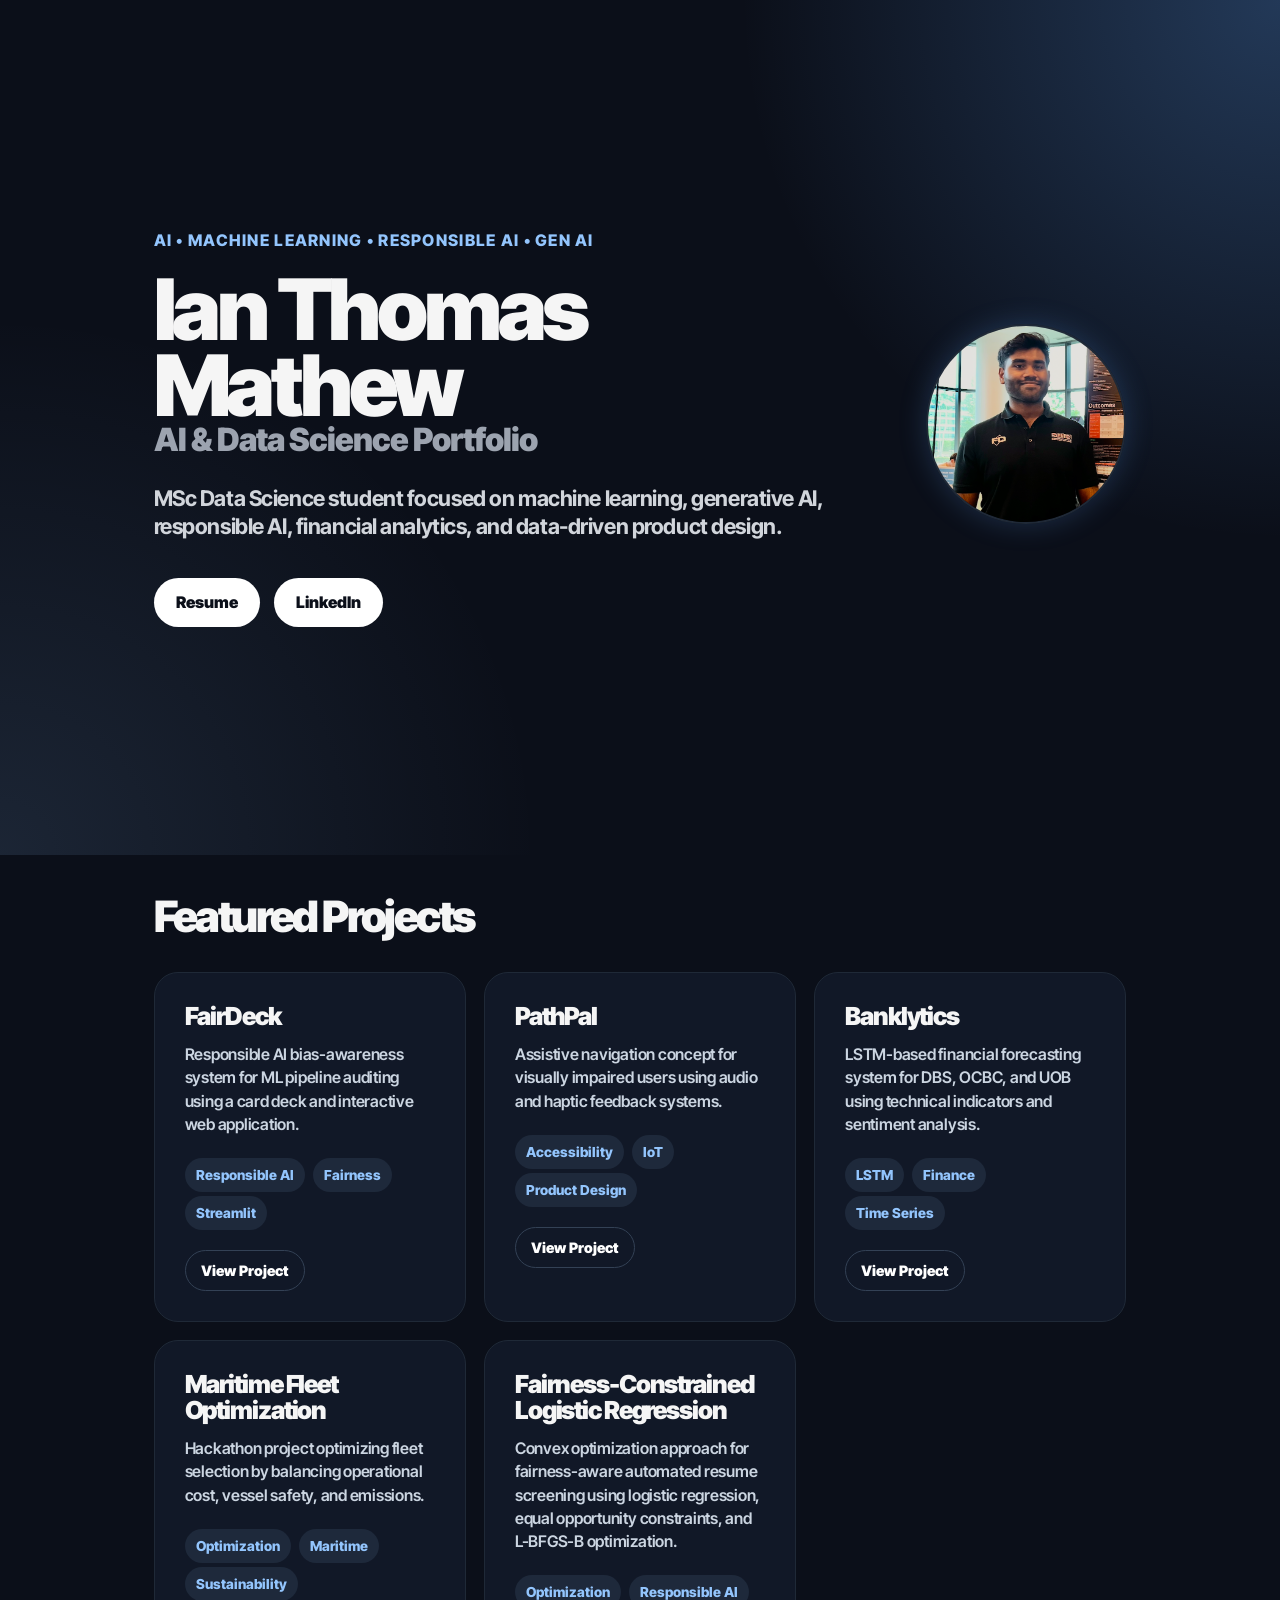
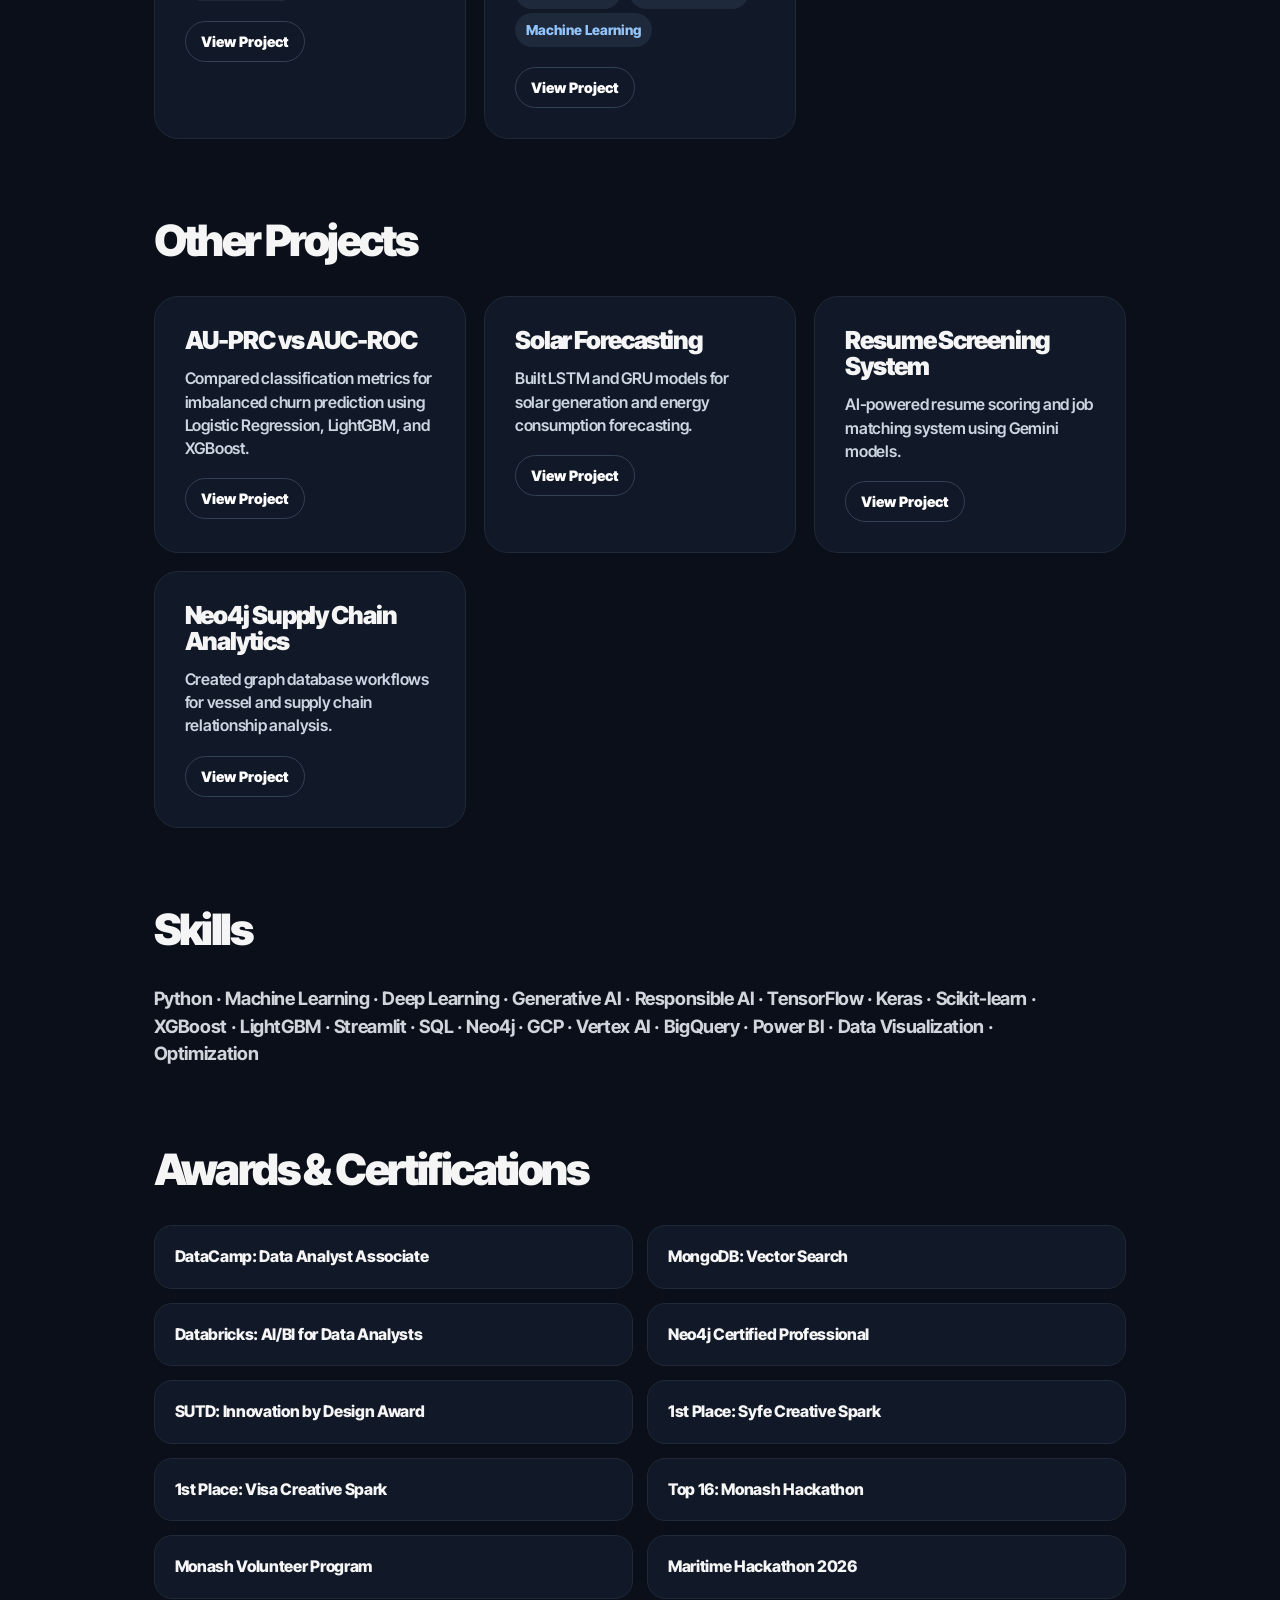
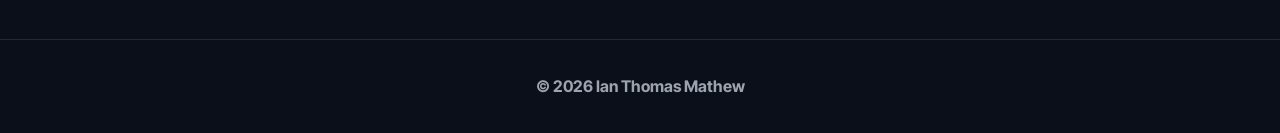
<file: index.html>
<!DOCTYPE html>
<html lang="en">

<head>
  <meta charset="UTF-8" />
  <meta name="viewport" content="width=device-width, initial-scale=1.0" />

  <title>Ian Thomas Mathew | AI & Data Science Portfolio</title>

  <link rel="preconnect" href="https://fonts.googleapis.com">
  <link rel="preconnect" href="https://fonts.gstatic.com" crossorigin>

  <link href="https://fonts.googleapis.com/css2?family=Inter+Tight:wght@500;600;700;800;900&display=swap"
    rel="stylesheet">

  <link rel="stylesheet" href="style.css" />
</head>

<body>

  <header class="hero">

  <div class="hero-container">

    <div class="hero-left">

      <p class="eyebrow">

        AI • Machine Learning • Responsible AI • Gen AI

      </p>

      <h1>Ian Thomas Mathew</h1>

      <h2>AI & Data Science Portfolio</h2>

      <p class="hero-text">

        MSc Data Science student focused on machine learning,

        generative AI, responsible AI, financial analytics,

        and data-driven product design.

      </p>

      <div class="buttons">

        <a href="assets/Resume.pdf" target="_blank">Resume</a>

        <a href="https://www.linkedin.com/in/ianthomasmathew/" target="_blank">LinkedIn</a>

      </div>

    </div>

    <div class="hero-right">

      <img

        src="assets/image.png"

        alt="Ian Thomas Mathew"

        class="profile-image"

      />

    </div>

  </div>

</header>

  <section>
    <h2>Featured Projects</h2>

    <div class="grid">

      <div class="card">
        <h3>FairDeck</h3>
        <p>
          Responsible AI bias-awareness system for ML pipeline auditing
          using a card deck and interactive web application.
        </p>

        <div class="tags">
          <span>Responsible AI</span>
          <span>Fairness</span>
          <span>Streamlit</span>
        </div>

        <div class="project-links">
          <a href="projects/fairdeck.html">View Project</a>
        </div>
      </div>

      <div class="card">
        <h3>PathPal</h3>
        <p>
          Assistive navigation concept for visually impaired users
          using audio and haptic feedback systems.
        </p>

        <div class="tags">
          <span>Accessibility</span>
          <span>IoT</span>
          <span>Product Design</span>
        </div>

        <div class="project-links">
          <a href="projects/pathpal.html">View Project</a>
        </div>
      </div>

      <div class="card">
        <h3>Banklytics</h3>
        <p>
          LSTM-based financial forecasting system for DBS,
          OCBC, and UOB using technical indicators and sentiment analysis.
        </p>

        <div class="tags">
          <span>LSTM</span>
          <span>Finance</span>
          <span>Time Series</span>
        </div>

        <div class="project-links">
          <a href="projects/banklytics.html">View Project</a>
        </div>
      </div>

      <div class="card">
        <h3>Maritime Fleet Optimization</h3>
        <p>
          Hackathon project optimizing fleet selection by balancing
          operational cost, vessel safety, and emissions.
        </p>

        <div class="tags">
          <span>Optimization</span>
          <span>Maritime</span>
          <span>Sustainability</span>
        </div>

        <div class="project-links">
          <a href="projects/maritime.html">View Project</a>
        </div>

        
      </div>

      <!-- FAIRNESS CONSTRAINED LOGISTIC REGRESSION -->

      <div class="card">

        <h3>Fairness-Constrained Logistic Regression</h3>

        <p>
          Convex optimization approach for fairness-aware automated
          resume screening using logistic regression, equal opportunity
          constraints, and L-BFGS-B optimization.
        </p>

        <div class="tags">
          <span>Optimization</span>
          <span>Responsible AI</span>
          <span>Machine Learning</span>
        </div>

        <div class="project-links">
          <a href="projects/fairness-logistic.html">
            View Project
          </a>
        </div>

      </div>
    </div>

    
  </section>

  <section>
    <h2>Other Projects</h2>

    <div class="grid">

      <div class="card">
        <h3>AU-PRC vs AUC-ROC</h3>
        <p>
          Compared classification metrics for imbalanced churn prediction
          using Logistic Regression, LightGBM, and XGBoost.
        </p>

        <div class="project-links">
          <a href="projects/auprc-aucroc.html">View Project</a>
        </div>
      </div>

      <div class="card">
        <h3>Solar Forecasting</h3>
        <p>
          Built LSTM and GRU models for solar generation and
          energy consumption forecasting.
        </p>

        <div class="project-links">
          <a href="projects/solar.html">View Project</a>
        </div>
      </div>

      <div class="card">
        <h3>Resume Screening System</h3>
        <p>
          AI-powered resume scoring and job matching system
          using Gemini models.
        </p>

        <div class="project-links">
          <a href="projects/resume-screening.html">View Project</a>
        </div>
      </div>

      <div class="card">
        <h3>Neo4j Supply Chain Analytics</h3>
        <p>
          Created graph database workflows for vessel and
          supply chain relationship analysis.
        </p>

        <div class="project-links">
          <a href="projects/neo4j.html">View Project</a>
        </div>
      </div>

    </div>
  </section>

  <section>
    <h2>Skills</h2>

    <p class="skills">
      Python · Machine Learning · Deep Learning ·
      Generative AI · Responsible AI · TensorFlow ·
      Keras · Scikit-learn · XGBoost · LightGBM ·
      Streamlit · SQL · Neo4j · GCP · Vertex AI ·
      BigQuery · Power BI · Data Visualization · Optimization
    </p>
  </section>

<section>

  <h2>Awards & Certifications</h2>

  <div class="awards-grid">

    <a href="assets/DAA0010336393252.pdf" target="_blank">DataCamp: Data Analyst Associate</a>

    <a href="assets/SkillsCert20260511-32-dl9fuc.pdf" target="_blank">MongoDB: Vector Search</a>

    <a href="assets/AI:BI for Data Analysts.pdf" target="_blank">Databricks: AI/BI for Data Analysts</a>

    <a href="assets/Neo4j_certificate.png" target="_blank">Neo4j Certified Professional</a>

    <a href="assets/SUTD_IBD_Award.jpeg" target="_blank">SUTD: Innovation by Design Award</a>

    <a href="assets/Switch_award.jpeg" target="_blank">1st Place: Syfe Creative Spark</a>

    <a href="assets/Switch_award.jpeg" target="_blank">1st Place: Visa Creative Spark</a>

    <a href="assets/Certificate Achievement - Monash Hackathon 2021 Junior Category Top 16.pptx_12-12.pdf" target="_blank">Top 16: Monash Hackathon</a>

    <a href="assets/MUVP_certificate.pdf" target="_blank">Monash Volunteer Program</a>

    <a href="assets/maritime-certificate.pdf" target="_blank">Maritime Hackathon 2026</a>

  </div>

</section>

  <footer>
    <p>© 2026 Ian Thomas Mathew</p>
  </footer>

</body>
</html>
</file>
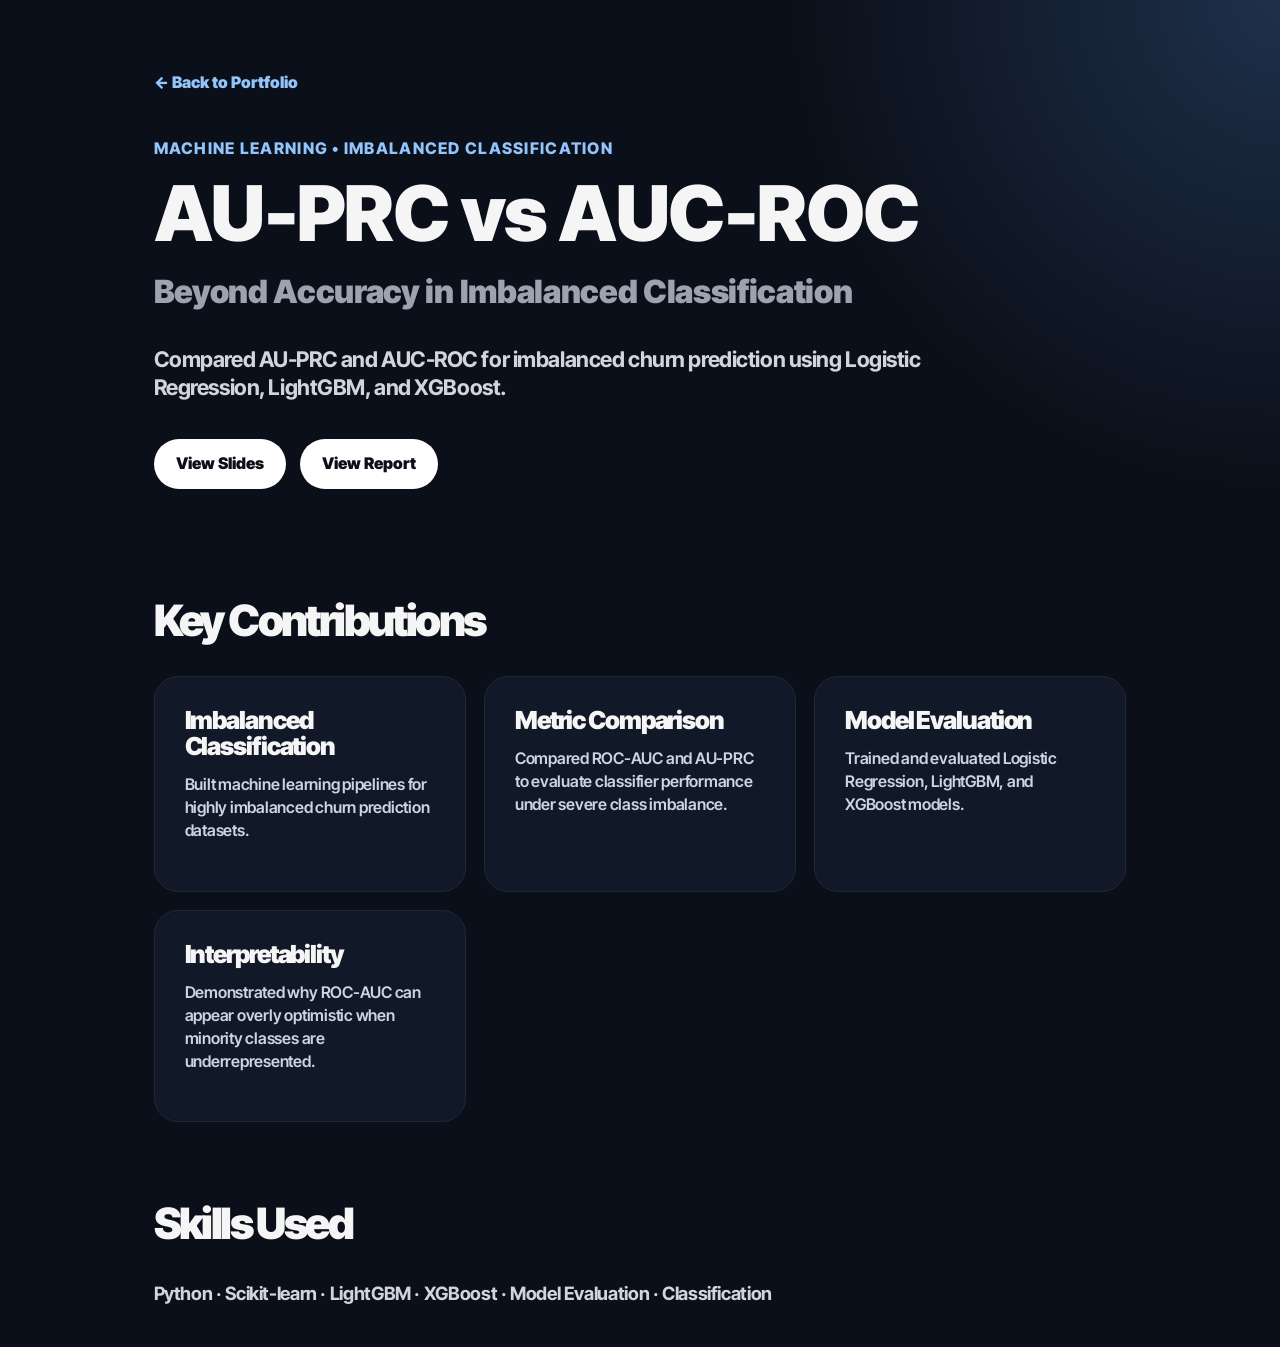
<file: projects/auprc-aucroc.html>
<!DOCTYPE html>
<html lang="en">
<head>
  <meta charset="UTF-8" />
  <meta name="viewport" content="width=device-width, initial-scale=1.0" />
  <title>AU-PRC vs AUC-ROC | Ian Thomas Mathew</title>
  <link rel="preconnect" href="https://fonts.googleapis.com">
  <link rel="preconnect" href="https://fonts.gstatic.com" crossorigin>
  <link href="https://fonts.googleapis.com/css2?family=Inter+Tight:wght@500;600;700;800;900&display=swap" rel="stylesheet">
  <link rel="stylesheet" href="../style.css" />
</head>
<body>
  <header class="project-hero">
    <a class="back-link" href="../index.html">← Back to Portfolio</a>
    <p class="eyebrow">Machine Learning • Imbalanced Classification</p>
    <h1>AU-PRC vs AUC-ROC</h1>
    <h2>Beyond Accuracy in Imbalanced Classification</h2>

    <p class="hero-text">
      Compared AU-PRC and AUC-ROC for imbalanced churn prediction using Logistic Regression, LightGBM, and XGBoost.
    </p>

    <div class="buttons">
      <a href="../assets/MLA_slides.pdf" target="_blank">View Slides</a>
      <a href="../assets/MLA_report.pdf" target="_blank">View Report</a>
    </div>
  </header>

<section>

  <h2>Key Contributions</h2>

  <div class="grid">

    <div class="card">
      <h3>Imbalanced Classification</h3>

      <p>
        Built machine learning pipelines for highly imbalanced churn
        prediction datasets.
      </p>
    </div>

    <div class="card">
      <h3>Metric Comparison</h3>

      <p>
        Compared ROC-AUC and AU-PRC to evaluate classifier performance
        under severe class imbalance.
      </p>
    </div>

    <div class="card">
      <h3>Model Evaluation</h3>

      <p>
        Trained and evaluated Logistic Regression, LightGBM,
        and XGBoost models.
      </p>
    </div>

    <div class="card">
      <h3>Interpretability</h3>

      <p>
        Demonstrated why ROC-AUC can appear overly optimistic
        when minority classes are underrepresented.
      </p>
    </div>

  </div>

</section>

  <section>
    <h2>Skills Used</h2>
    <p class="skills">Python · Scikit-learn · LightGBM · XGBoost · Model Evaluation · Classification</p>
  </section>
</body>
</html>
</file>
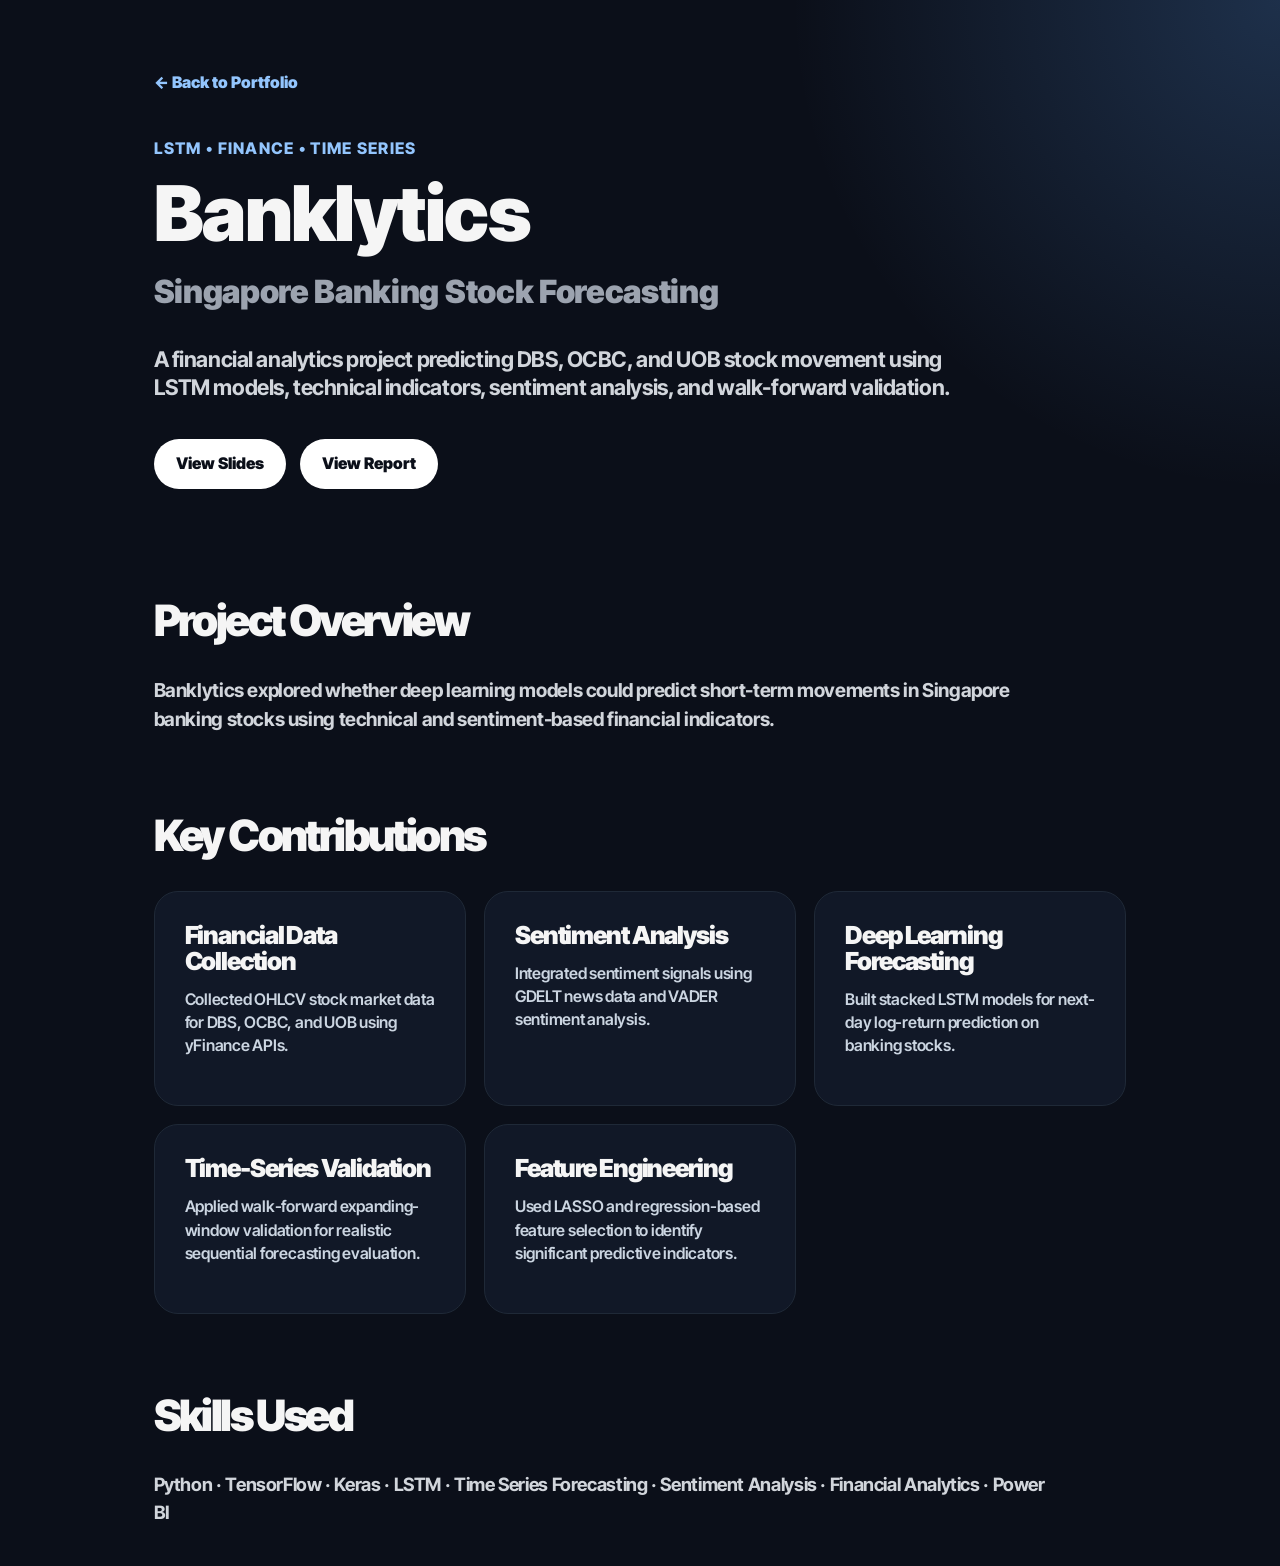
<file: projects/banklytics.html>
<!DOCTYPE html>
<html lang="en">
<head>
  <meta charset="UTF-8" />
  <meta name="viewport" content="width=device-width, initial-scale=1.0" />
  <title>Banklytics | Ian Thomas Mathew</title>
  <link rel="preconnect" href="https://fonts.googleapis.com">
  <link rel="preconnect" href="https://fonts.gstatic.com" crossorigin>
  <link href="https://fonts.googleapis.com/css2?family=Inter+Tight:wght@500;600;700;800;900&display=swap" rel="stylesheet">
  <link rel="stylesheet" href="../style.css" />
</head>

<body>
  <header class="project-hero">
    <a class="back-link" href="../index.html">← Back to Portfolio</a>

    <p class="eyebrow">LSTM • Finance • Time Series</p>
    <h1>Banklytics</h1>
    <h2>Singapore Banking Stock Forecasting</h2>

    <p class="hero-text">
      A financial analytics project predicting DBS, OCBC, and UOB stock movement
      using LSTM models, technical indicators, sentiment analysis, and walk-forward
      validation.
    </p>

    <div class="buttons">
      <a href="../assets/banklytics-slides.pdf" target="_blank">View Slides</a>
      <a href="../assets/banklytics-report.pdf" target="_blank">View Report</a>
    </div>
  </header>

  <section>
    <h2>Project Overview</h2>
    <p class="page-text">
      Banklytics explored whether deep learning models could predict short-term
      movements in Singapore banking stocks using technical and sentiment-based
      financial indicators.
    </p>
  </section>

  <section>

    <h2>Key Contributions</h2>

    <div class="grid">

      <div class="card">
        <h3>Financial Data Collection</h3>

        <p>
          Collected OHLCV stock market data for DBS, OCBC,
          and UOB using yFinance APIs.
        </p>
      </div>

      <div class="card">
        <h3>Sentiment Analysis</h3>

        <p>
          Integrated sentiment signals using GDELT news data
          and VADER sentiment analysis.
        </p>
      </div>

      <div class="card">
        <h3>Deep Learning Forecasting</h3>

        <p>
          Built stacked LSTM models for next-day log-return
          prediction on banking stocks.
        </p>
      </div>

      <div class="card">
        <h3>Time-Series Validation</h3>

        <p>
          Applied walk-forward expanding-window validation
          for realistic sequential forecasting evaluation.
        </p>
      </div>

      <div class="card">
        <h3>Feature Engineering</h3>

        <p>
          Used LASSO and regression-based feature selection
          to identify significant predictive indicators.
        </p>
      </div>

    </div>

  </section>

  <section>
    <h2>Skills Used</h2>
    <p class="skills">
      Python · TensorFlow · Keras · LSTM · Time Series Forecasting ·
      Sentiment Analysis · Financial Analytics · Power BI
    </p>
  </section>
</body>
</html>
</file>
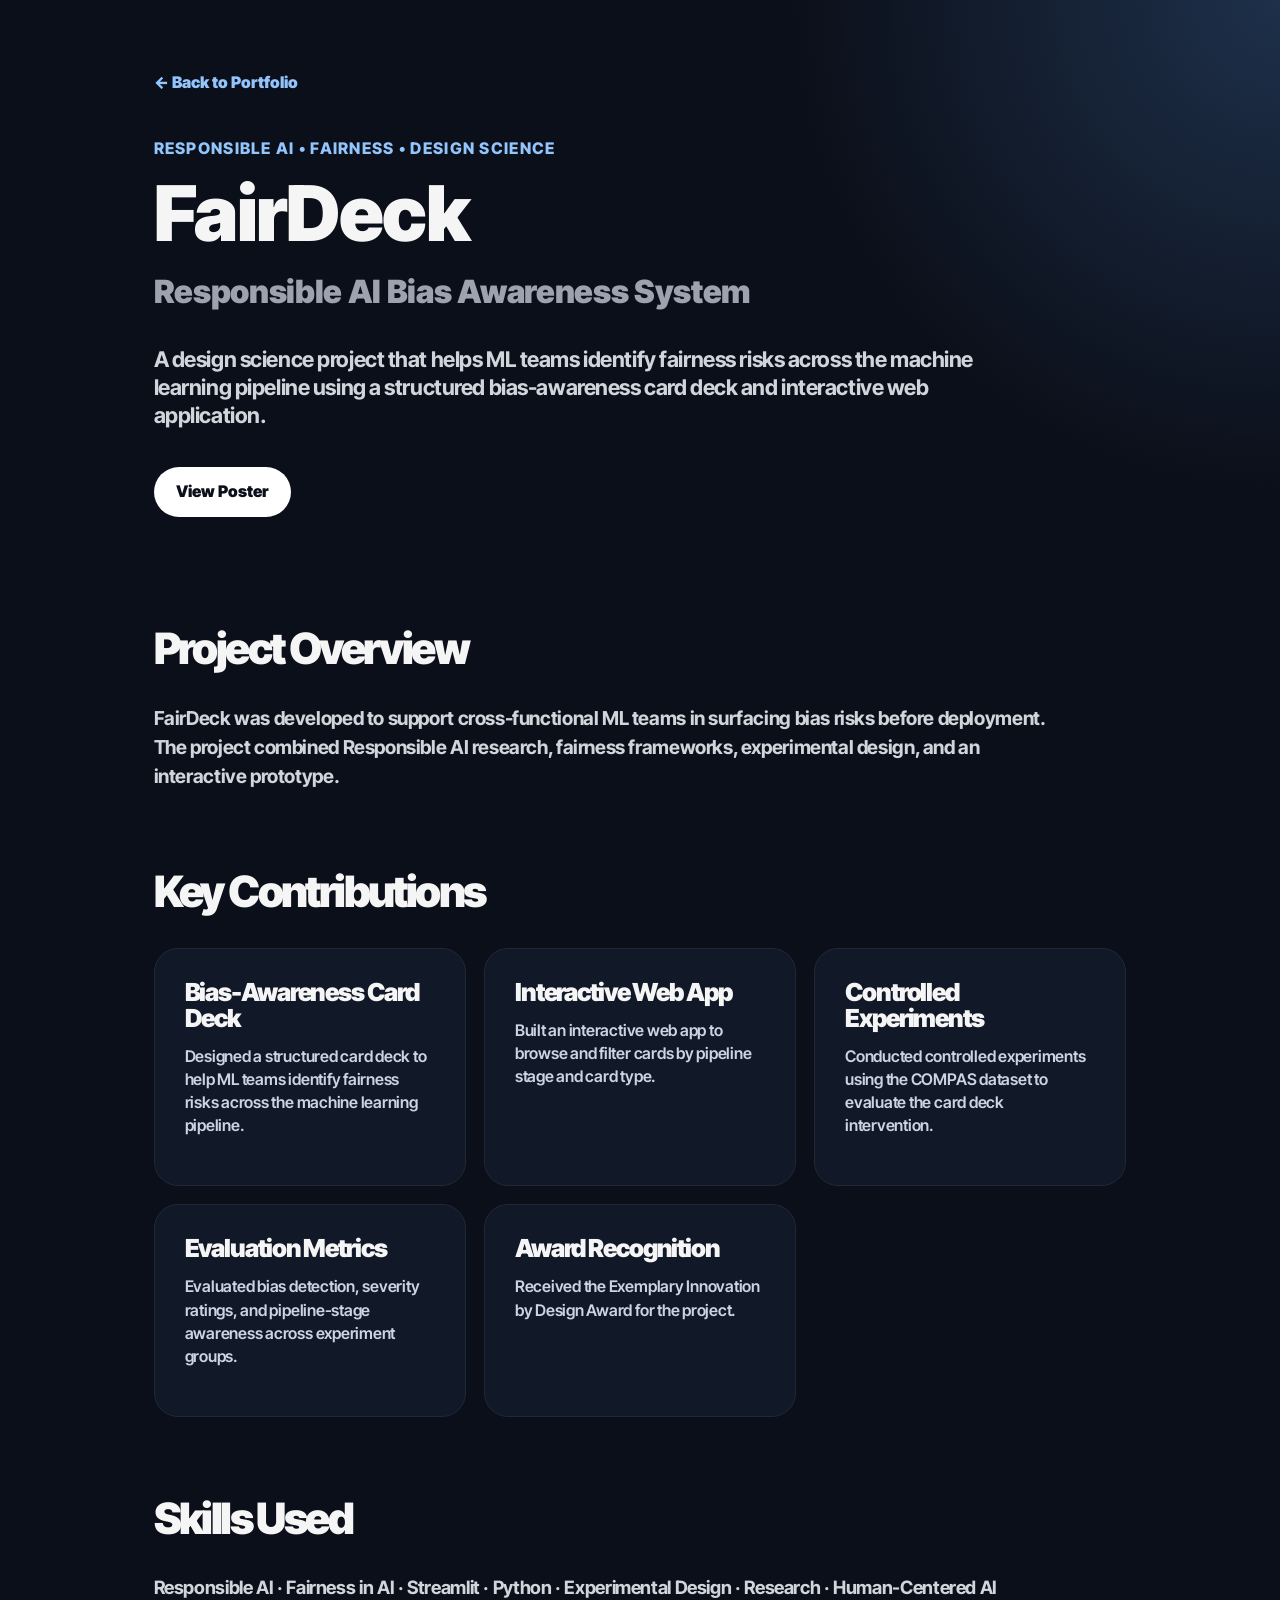
<file: projects/fairdeck.html>
<!DOCTYPE html>
<html lang="en">
<head>
  <meta charset="UTF-8" />
  <meta name="viewport" content="width=device-width, initial-scale=1.0" />
  <title>FairDeck | Ian Thomas Mathew</title>

  <link rel="preconnect" href="https://fonts.googleapis.com">
  <link rel="preconnect" href="https://fonts.gstatic.com" crossorigin>
  <link href="https://fonts.googleapis.com/css2?family=Inter+Tight:wght@500;600;700;800;900&display=swap" rel="stylesheet">

  <link rel="stylesheet" href="../style.css" />
</head>

<body>
  <header class="project-hero">
    <a class="back-link" href="../index.html">← Back to Portfolio</a>

    <p class="eyebrow">Responsible AI • Fairness • Design Science</p>
    <h1>FairDeck</h1>
    <h2>Responsible AI Bias Awareness System</h2>

    <p class="hero-text">
      A design science project that helps ML teams identify fairness risks across
      the machine learning pipeline using a structured bias-awareness card deck
      and interactive web application.
    </p>

    <div class="buttons">


        <a href="../assets/fairdeck-poster.pdf" target="_blank">View Poster</a>

    </div>
  </header>

  <section>
    <h2>Project Overview</h2>
    <p class="page-text">
      FairDeck was developed to support cross-functional ML teams in surfacing
      bias risks before deployment. The project combined Responsible AI research,
      fairness frameworks, experimental design, and an interactive prototype.
    </p>
  </section>

  <section>

    <h2>Key Contributions</h2>

    <div class="grid">

      <div class="card">
        <h3>Bias-Awareness Card Deck</h3>
        <p>
          Designed a structured card deck to help ML teams identify
          fairness risks across the machine learning pipeline.
        </p>
      </div>

      <div class="card">
        <h3>Interactive Web App</h3>
        <p>
          Built an interactive web app to browse and filter cards
          by pipeline stage and card type.
        </p>
      </div>

      <div class="card">
        <h3>Controlled Experiments</h3>
        <p>
          Conducted controlled experiments using the COMPAS dataset
          to evaluate the card deck intervention.
        </p>
      </div>

      <div class="card">
        <h3>Evaluation Metrics</h3>
        <p>
          Evaluated bias detection, severity ratings, and
          pipeline-stage awareness across experiment groups.
        </p>
      </div>

      <div class="card">
        <h3>Award Recognition</h3>
        <p>
          Received the Exemplary Innovation by Design Award for
          the project.
        </p>
      </div>

    </div>

  </section>

  <section>
    <h2>Skills Used</h2>
    <p class="skills">
      Responsible AI · Fairness in AI · Streamlit · Python · Experimental Design ·
      Research · Human-Centered AI
    </p>
  </section>
</body>
</html>
</file>
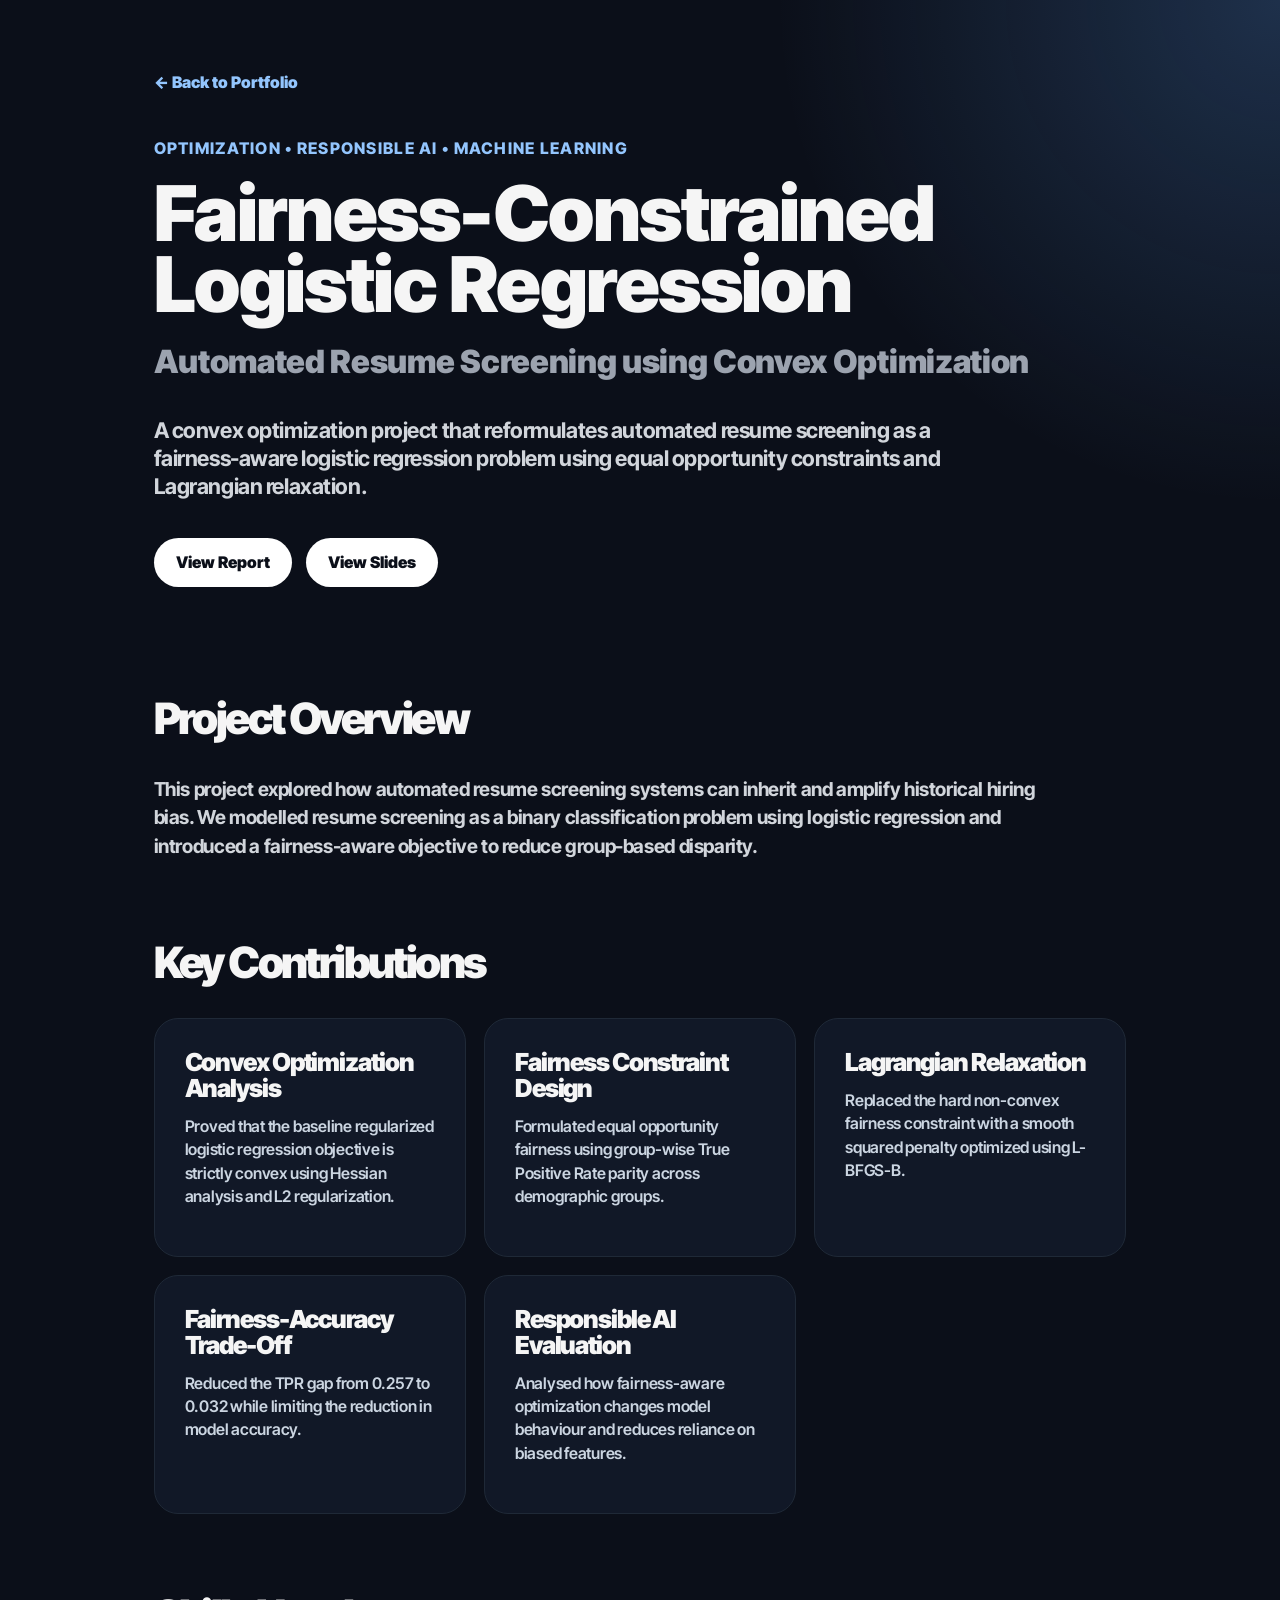
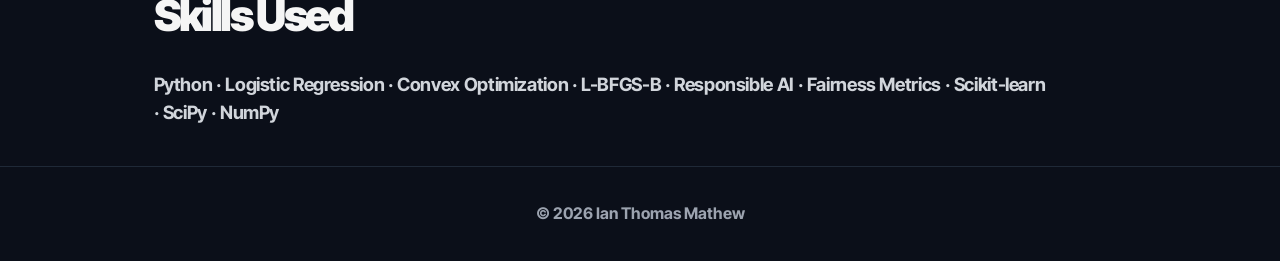
<file: projects/fairness-logistic.html>
<!DOCTYPE html>
<html lang="en">

<head>
  <meta charset="UTF-8" />
  <meta name="viewport" content="width=device-width, initial-scale=1.0" />

  <title>Fairness-Constrained Logistic Regression | Ian Thomas Mathew</title>

  <link rel="preconnect" href="https://fonts.googleapis.com">
  <link rel="preconnect" href="https://fonts.gstatic.com" crossorigin>
  <link href="https://fonts.googleapis.com/css2?family=Inter+Tight:wght@500;600;700;800;900&display=swap" rel="stylesheet">

  <link rel="stylesheet" href="../style.css" />
</head>

<body>

  <header class="project-hero">

    <a class="back-link" href="../index.html">← Back to Portfolio</a>

    <p class="eyebrow">
      OPTIMIZATION • RESPONSIBLE AI • MACHINE LEARNING
    </p>

    <h1>
      Fairness-Constrained Logistic Regression
    </h1>

    <h2>
      Automated Resume Screening using Convex Optimization
    </h2>

    <p class="hero-text">
      A convex optimization project that reformulates automated resume screening
      as a fairness-aware logistic regression problem using equal opportunity
      constraints and Lagrangian relaxation.
    </p>

    <div class="buttons">
      <a href="../assets/fairness_logistic_regression_report_final.pdf" target="_blank">
        View Report
      </a>

      <a href="../assets/Optimization_presentation.pdf" target="_blank">
        View Slides
      </a>
    </div>

  </header>

  <section>

    <h2>Project Overview</h2>

    <p class="page-text">
      This project explored how automated resume screening systems can inherit
      and amplify historical hiring bias. We modelled resume screening as a
      binary classification problem using logistic regression and introduced a
      fairness-aware objective to reduce group-based disparity.
    </p>

  </section>

    <section>

    <h2>Key Contributions</h2>

    <div class="grid">

      <div class="card">
        <h3>Convex Optimization Analysis</h3>

        <p>
          Proved that the baseline regularized logistic regression
          objective is strictly convex using Hessian analysis and
          L2 regularization.
        </p>
      </div>

      <div class="card">
        <h3>Fairness Constraint Design</h3>

        <p>
          Formulated equal opportunity fairness using group-wise
          True Positive Rate parity across demographic groups.
        </p>
      </div>

      <div class="card">
        <h3>Lagrangian Relaxation</h3>

        <p>
          Replaced the hard non-convex fairness constraint with
          a smooth squared penalty optimized using L-BFGS-B.
        </p>
      </div>

      <div class="card">
        <h3>Fairness-Accuracy Trade-Off</h3>

        <p>
          Reduced the TPR gap from 0.257 to 0.032 while limiting
          the reduction in model accuracy.
        </p>
      </div>

      <div class="card">
        <h3>Responsible AI Evaluation</h3>

        <p>
          Analysed how fairness-aware optimization changes model
          behaviour and reduces reliance on biased features.
        </p>
      </div>

    </div>

  </section>

  <section>

    <h2>Skills Used</h2>

    <p class="skills">
      Python · Logistic Regression · Convex Optimization · L-BFGS-B ·
      Responsible AI · Fairness Metrics · Scikit-learn · SciPy · NumPy
    </p>

  </section>

  <footer>
    <p>© 2026 Ian Thomas Mathew</p>
  </footer>

</body>

</html>
</file>
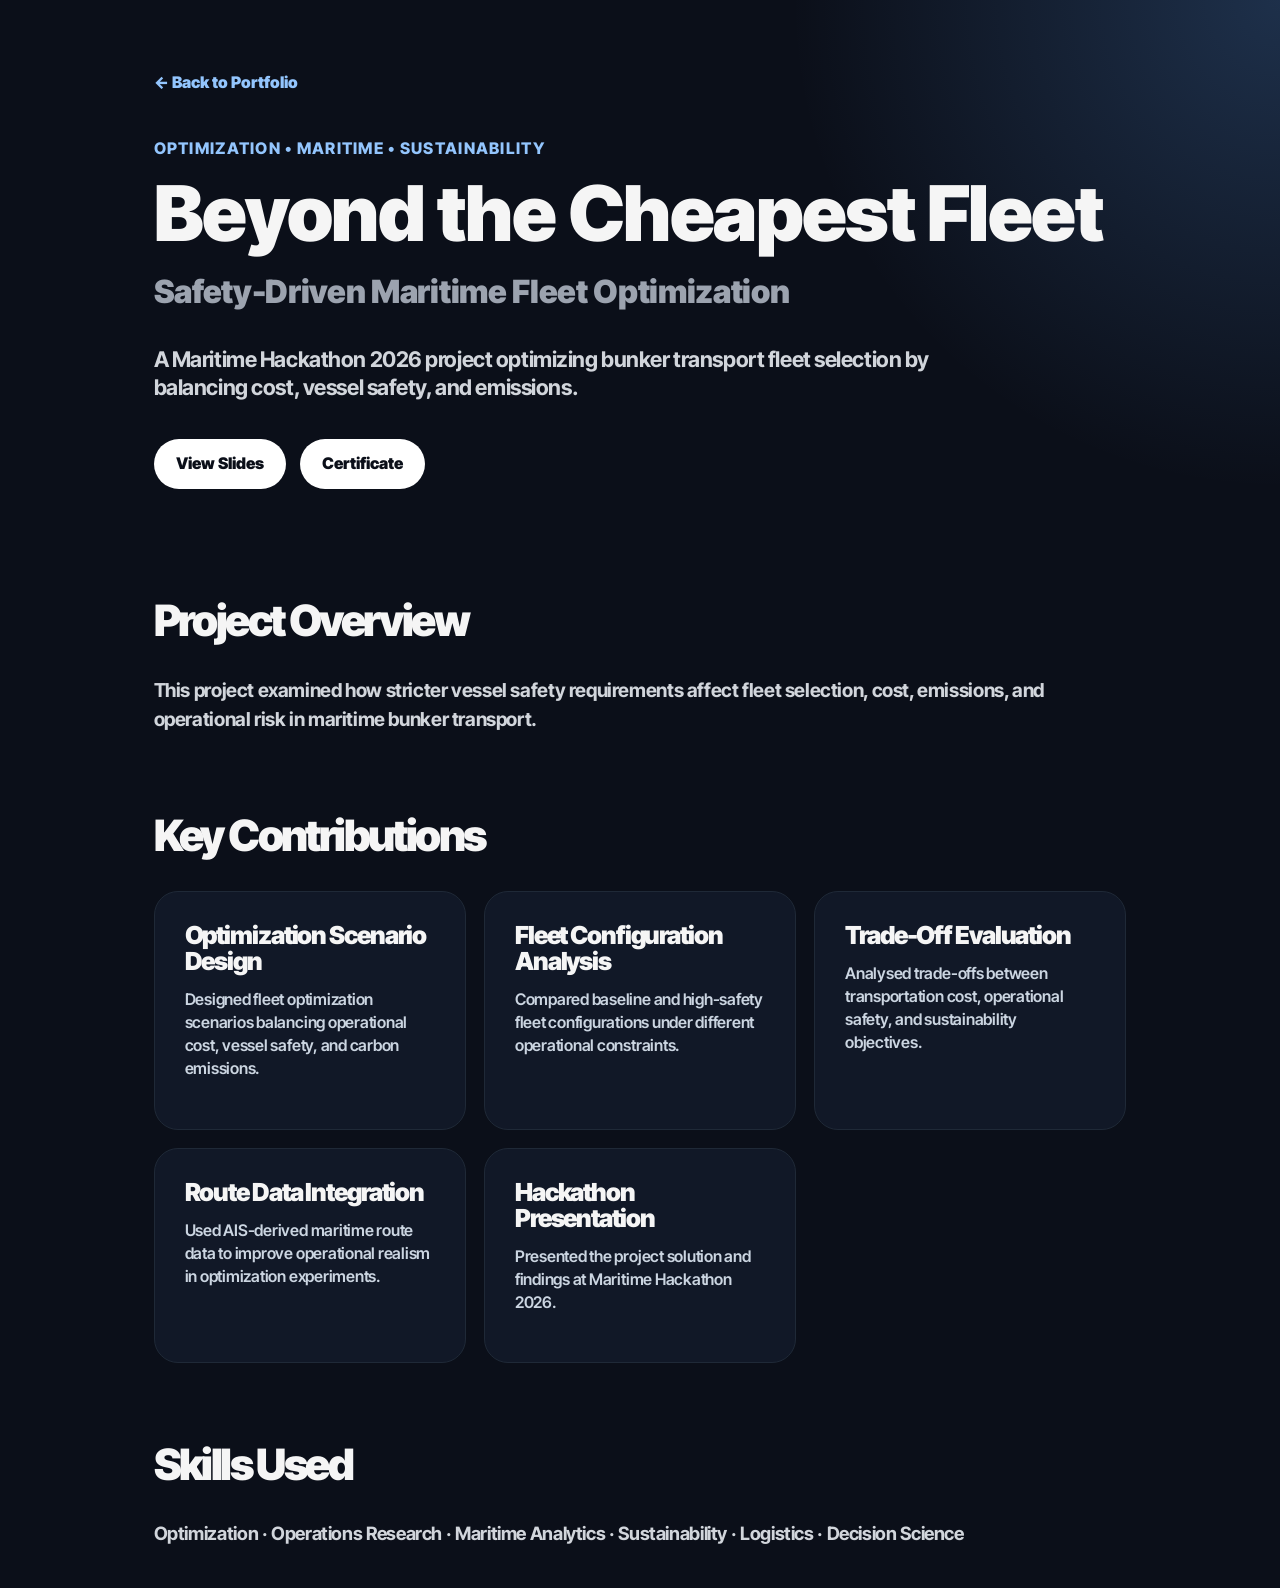
<file: projects/maritime.html>
<!DOCTYPE html>
<html lang="en">
<head>
  <meta charset="UTF-8" />
  <meta name="viewport" content="width=device-width, initial-scale=1.0" />
  <title>Maritime Fleet Optimization | Ian Thomas Mathew</title>
  <link rel="preconnect" href="https://fonts.googleapis.com">
  <link rel="preconnect" href="https://fonts.gstatic.com" crossorigin>
  <link href="https://fonts.googleapis.com/css2?family=Inter+Tight:wght@500;600;700;800;900&display=swap" rel="stylesheet">
  <link rel="stylesheet" href="../style.css" />
</head>

<body>
  <header class="project-hero">
    <a class="back-link" href="../index.html">← Back to Portfolio</a>

    <p class="eyebrow">Optimization • Maritime • Sustainability</p>
    <h1>Beyond the Cheapest Fleet</h1>
    <h2>Safety-Driven Maritime Fleet Optimization</h2>

    <p class="hero-text">
      A Maritime Hackathon 2026 project optimizing bunker transport fleet
      selection by balancing cost, vessel safety, and emissions.
    </p>

    <div class="buttons">
      <a href="../assets/maritime-slides.pdf" target="_blank">View Slides</a>
      <a href="../assets/maritime-certificate.pdf" target="_blank">Certificate</a>
    </div>
  </header>

  <section>
    <h2>Project Overview</h2>
    <p class="page-text">
      This project examined how stricter vessel safety requirements affect fleet
      selection, cost, emissions, and operational risk in maritime bunker transport.
    </p>
  </section>

  <section>

    <h2>Key Contributions</h2>

    <div class="grid">

      <div class="card">
        <h3>Optimization Scenario Design</h3>

        <p>
          Designed fleet optimization scenarios balancing operational
          cost, vessel safety, and carbon emissions.
        </p>
      </div>

      <div class="card">
        <h3>Fleet Configuration Analysis</h3>

        <p>
          Compared baseline and high-safety fleet configurations
          under different operational constraints.
        </p>
      </div>

      <div class="card">
        <h3>Trade-Off Evaluation</h3>

        <p>
          Analysed trade-offs between transportation cost,
          operational safety, and sustainability objectives.
        </p>
      </div>

      <div class="card">
        <h3>Route Data Integration</h3>

        <p>
          Used AIS-derived maritime route data to improve
          operational realism in optimization experiments.
        </p>
      </div>

      <div class="card">
        <h3>Hackathon Presentation</h3>

        <p>
          Presented the project solution and findings at
          Maritime Hackathon 2026.
        </p>
      </div>

    </div>

  </section>

  <section>
    <h2>Skills Used</h2>
    <p class="skills">
      Optimization · Operations Research · Maritime Analytics · Sustainability ·
      Logistics · Decision Science
    </p>
  </section>
</body>
</html>
</file>
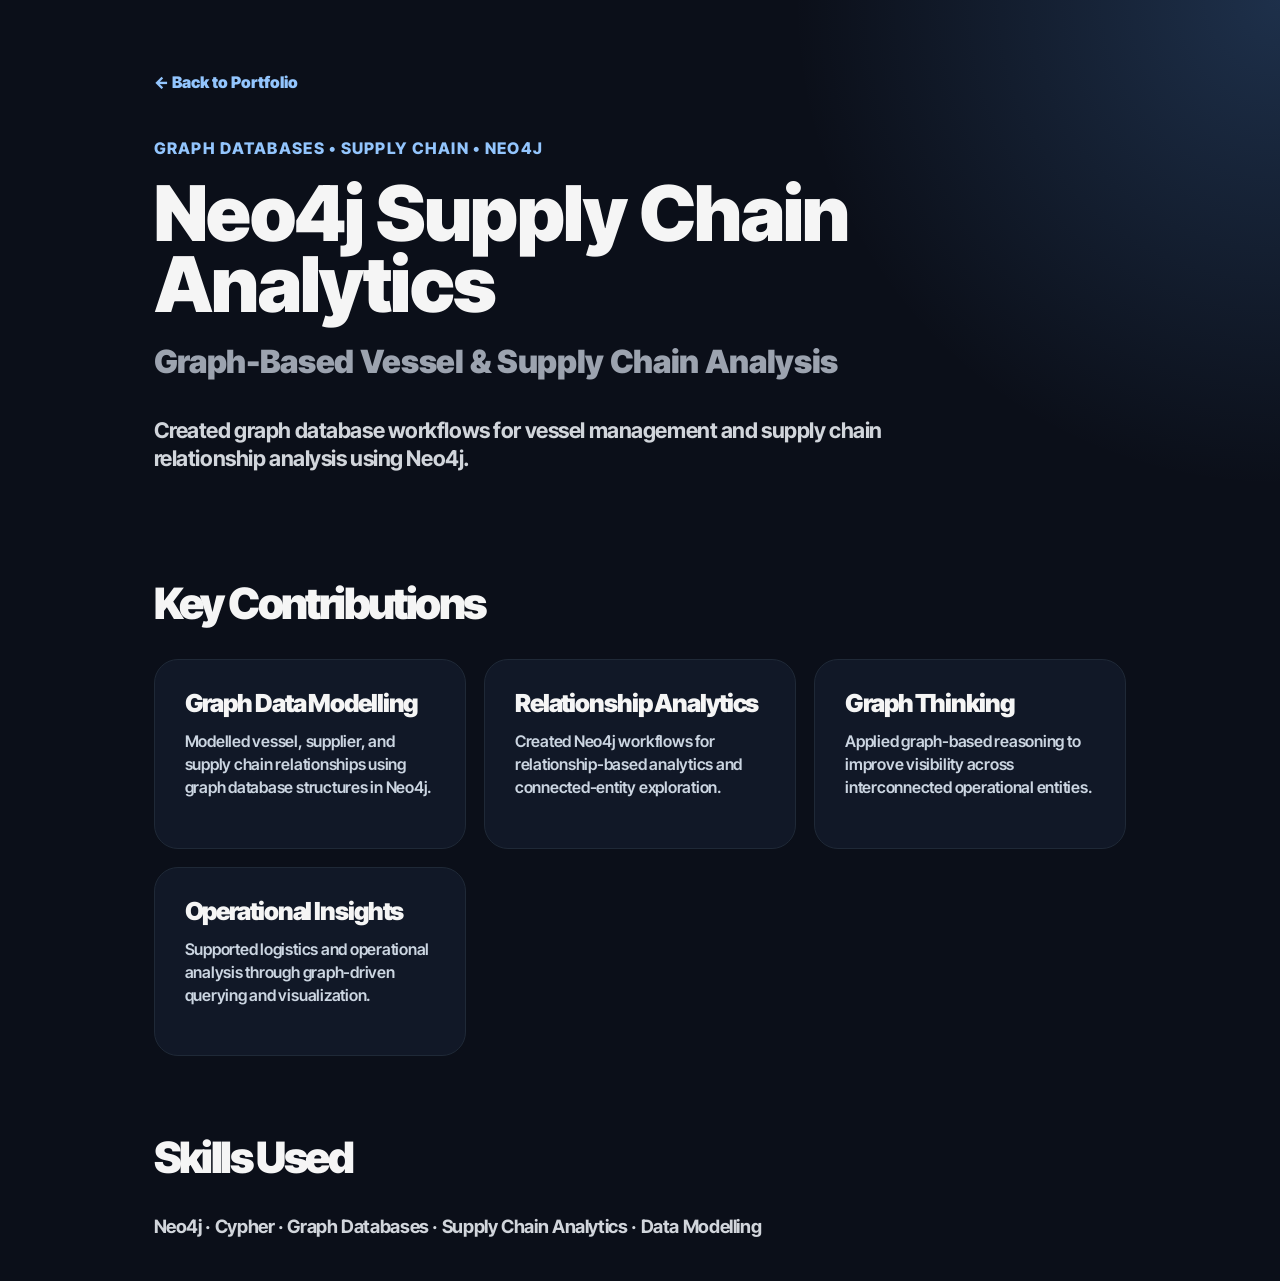
<file: projects/neo4j.html>
<!DOCTYPE html>
<html lang="en">
<head>
  <meta charset="UTF-8" />
  <meta name="viewport" content="width=device-width, initial-scale=1.0" />
  <title>Neo4j Supply Chain Analytics | Ian Thomas Mathew</title>
  <link rel="preconnect" href="https://fonts.googleapis.com">
  <link rel="preconnect" href="https://fonts.gstatic.com" crossorigin>
  <link href="https://fonts.googleapis.com/css2?family=Inter+Tight:wght@500;600;700;800;900&display=swap" rel="stylesheet">
  <link rel="stylesheet" href="../style.css" />
</head>
<body>
  <header class="project-hero">
    <a class="back-link" href="../index.html">← Back to Portfolio</a>
    <p class="eyebrow">Graph Databases • Supply Chain • Neo4j</p>
    <h1>Neo4j Supply Chain Analytics</h1>
    <h2>Graph-Based Vessel & Supply Chain Analysis</h2>

    <p class="hero-text">
      Created graph database workflows for vessel management and supply chain relationship analysis using Neo4j.
    </p>


  </header>

  <section>

    <h2>Key Contributions</h2>

    <div class="grid">

      <div class="card">
        <h3>Graph Data Modelling</h3>

        <p>
          Modelled vessel, supplier, and supply chain relationships
          using graph database structures in Neo4j.
        </p>
      </div>

      <div class="card">
        <h3>Relationship Analytics</h3>

        <p>
          Created Neo4j workflows for relationship-based analytics
          and connected-entity exploration.
        </p>
      </div>

      <div class="card">
        <h3>Graph Thinking</h3>

        <p>
          Applied graph-based reasoning to improve visibility
          across interconnected operational entities.
        </p>
      </div>

      <div class="card">
        <h3>Operational Insights</h3>

        <p>
          Supported logistics and operational analysis through
          graph-driven querying and visualization.
        </p>
      </div>

    </div>

  </section>

  <section>
    <h2>Skills Used</h2>
    <p class="skills">Neo4j · Cypher · Graph Databases · Supply Chain Analytics · Data Modelling</p>
  </section>
</body>
</html>
</file>
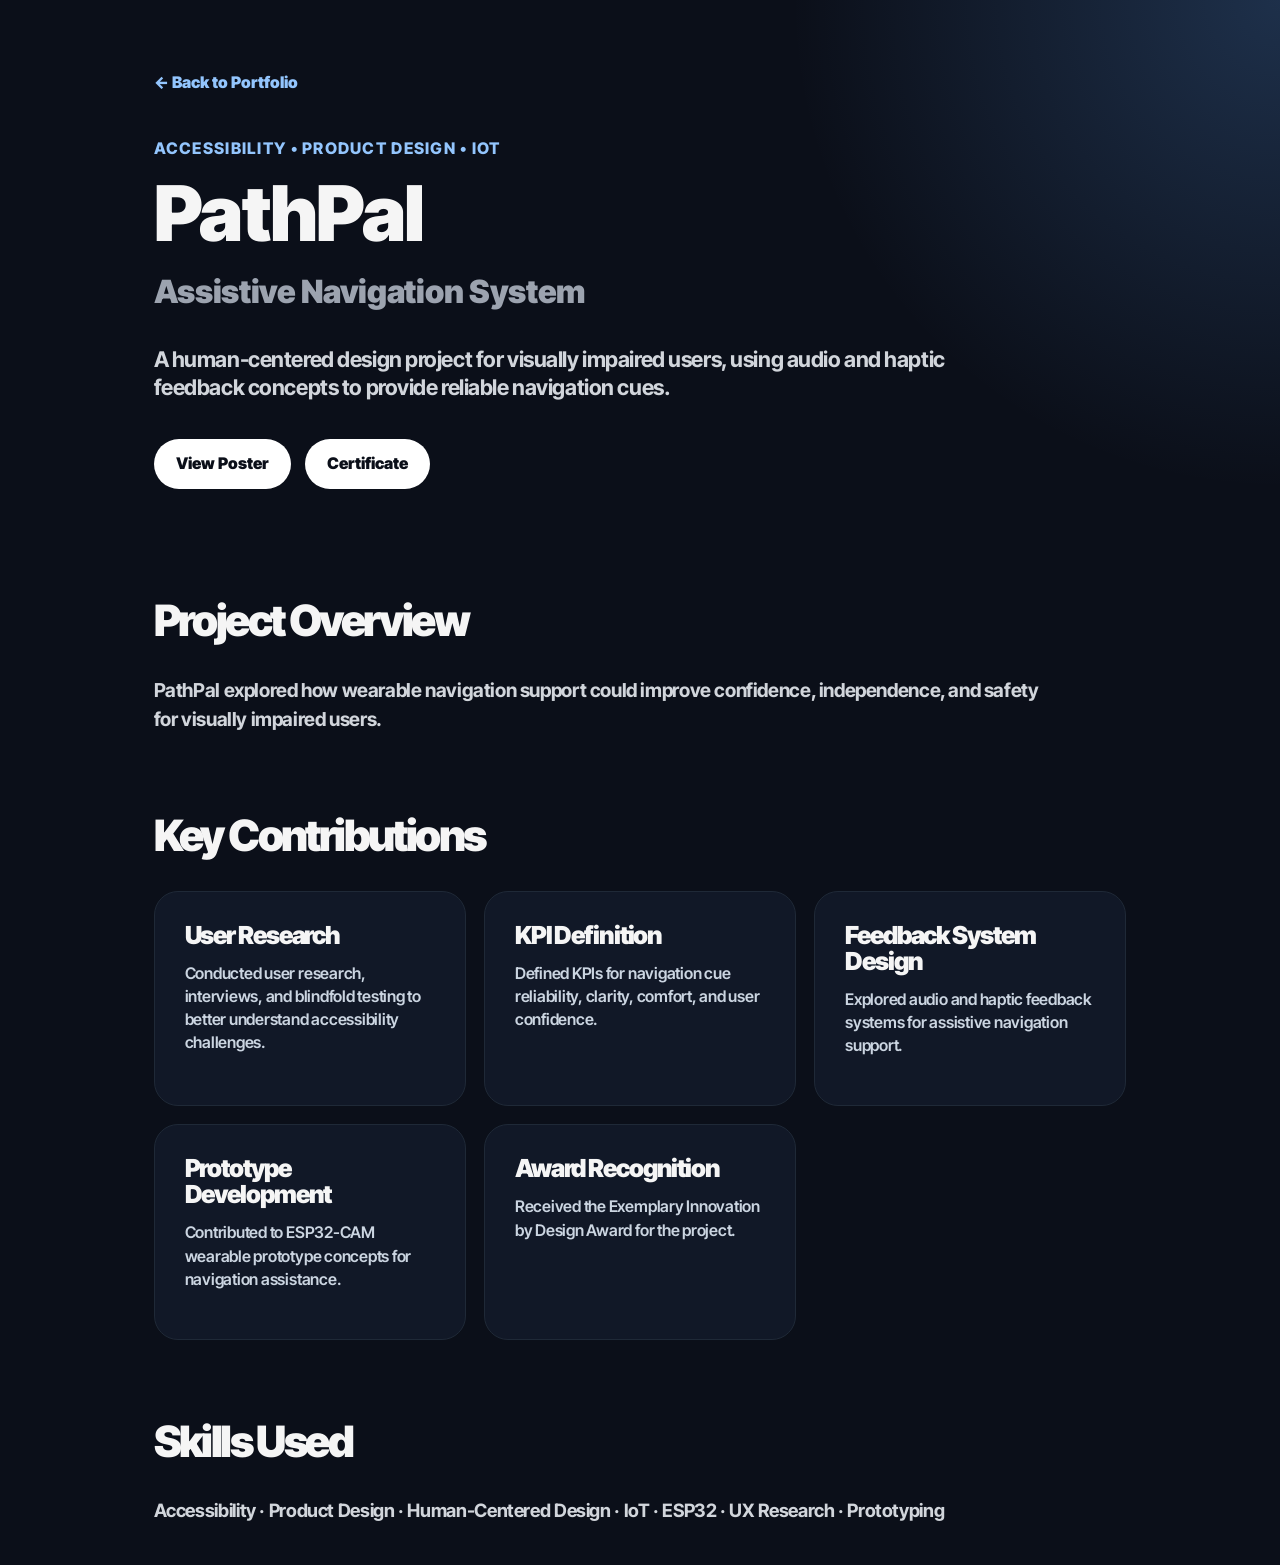
<file: projects/pathpal.html>
<!DOCTYPE html>
<html lang="en">
<head>
  <meta charset="UTF-8" />
  <meta name="viewport" content="width=device-width, initial-scale=1.0" />
  <title>PathPal | Ian Thomas Mathew</title>
  <link rel="preconnect" href="https://fonts.googleapis.com">
  <link rel="preconnect" href="https://fonts.gstatic.com" crossorigin>
  <link href="https://fonts.googleapis.com/css2?family=Inter+Tight:wght@500;600;700;800;900&display=swap" rel="stylesheet">
  <link rel="stylesheet" href="../style.css" />
</head>

<body>
  <header class="project-hero">
    <a class="back-link" href="../index.html">← Back to Portfolio</a>

    <p class="eyebrow">Accessibility • Product Design • IoT</p>
    <h1>PathPal</h1>
    <h2>Assistive Navigation System</h2>

    <p class="hero-text">
      A human-centered design project for visually impaired users, using audio
      and haptic feedback concepts to provide reliable navigation cues.
    </p>

    <div class="buttons">
      <a href="../assets/pathpal-poster.pdf" target="_blank">View Poster</a>
      <a href="../assets/Innovation by Design_cert.pdf" target="_blank">Certificate</a>
    </div>
  </header>

  <section>
    <h2>Project Overview</h2>
    <p class="page-text">
      PathPal explored how wearable navigation support could improve confidence,
      independence, and safety for visually impaired users.
    </p>
  </section>

  <section>

    <h2>Key Contributions</h2>

    <div class="grid">

      <div class="card">
        <h3>User Research</h3>

        <p>
          Conducted user research, interviews, and blindfold
          testing to better understand accessibility challenges.
        </p>
      </div>

      <div class="card">
        <h3>KPI Definition</h3>

        <p>
          Defined KPIs for navigation cue reliability,
          clarity, comfort, and user confidence.
        </p>
      </div>

      <div class="card">
        <h3>Feedback System Design</h3>

        <p>
          Explored audio and haptic feedback systems
          for assistive navigation support.
        </p>
      </div>

      <div class="card">
        <h3>Prototype Development</h3>

        <p>
          Contributed to ESP32-CAM wearable prototype
          concepts for navigation assistance.
        </p>
      </div>

      <div class="card">
        <h3>Award Recognition</h3>

        <p>
          Received the Exemplary Innovation by Design Award
          for the project.
        </p>
      </div>

    </div>

  </section>

  <section>
    <h2>Skills Used</h2>
    <p class="skills">
      Accessibility · Product Design · Human-Centered Design · IoT · ESP32 ·
      UX Research · Prototyping
    </p>
  </section>
</body>
</html>
</file>
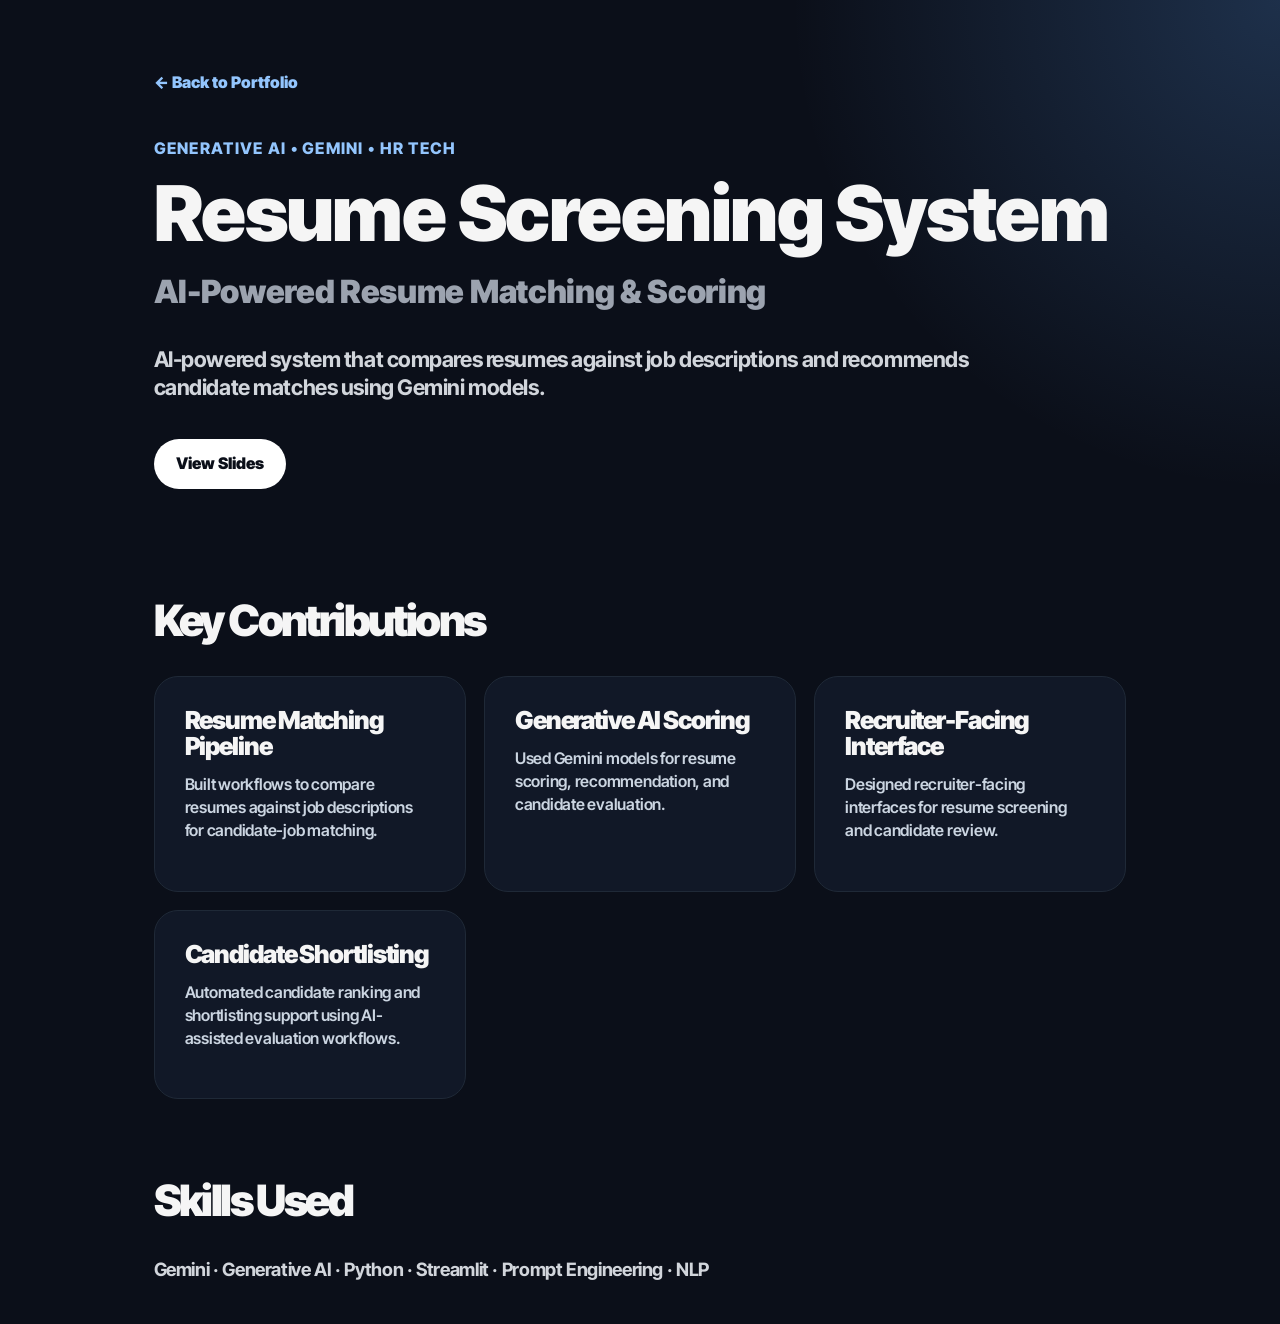
<file: projects/resume-screening.html>
<!DOCTYPE html>
<html lang="en">
<head>
  <meta charset="UTF-8" />
  <meta name="viewport" content="width=device-width, initial-scale=1.0" />
  <title>Resume Screening System | Ian Thomas Mathew</title>
  <link rel="preconnect" href="https://fonts.googleapis.com">
  <link rel="preconnect" href="https://fonts.gstatic.com" crossorigin>
  <link href="https://fonts.googleapis.com/css2?family=Inter+Tight:wght@500;600;700;800;900&display=swap" rel="stylesheet">
  <link rel="stylesheet" href="../style.css" />
</head>
<body>
  <header class="project-hero">
    <a class="back-link" href="../index.html">← Back to Portfolio</a>
    <p class="eyebrow">Generative AI • Gemini • HR Tech</p>
    <h1>Resume Screening System</h1>
    <h2>AI-Powered Resume Matching & Scoring</h2>

    <p class="hero-text">
      AI-powered system that compares resumes against job descriptions and recommends candidate matches using Gemini models.
    </p>

    <div class="buttons">
      <a href="../assets/FitScore_Amex_GenAI_Hackathon_2025.pdf" target="_blank">View Slides</a>
    </div>
  </header>

  <section>

    <h2>Key Contributions</h2>

    <div class="grid">

      <div class="card">
        <h3>Resume Matching Pipeline</h3>

        <p>
          Built workflows to compare resumes against
          job descriptions for candidate-job matching.
        </p>
      </div>

      <div class="card">
        <h3>Generative AI Scoring</h3>

        <p>
          Used Gemini models for resume scoring,
          recommendation, and candidate evaluation.
        </p>
      </div>

      <div class="card">
        <h3>Recruiter-Facing Interface</h3>

        <p>
          Designed recruiter-facing interfaces for
          resume screening and candidate review.
        </p>
      </div>

      <div class="card">
        <h3>Candidate Shortlisting</h3>

        <p>
          Automated candidate ranking and shortlisting
          support using AI-assisted evaluation workflows.
        </p>
      </div>

    </div>

  </section>

  <section>
    <h2>Skills Used</h2>
    <p class="skills">Gemini · Generative AI · Python · Streamlit · Prompt Engineering · NLP</p>
  </section>
</body>
</html>
</file>
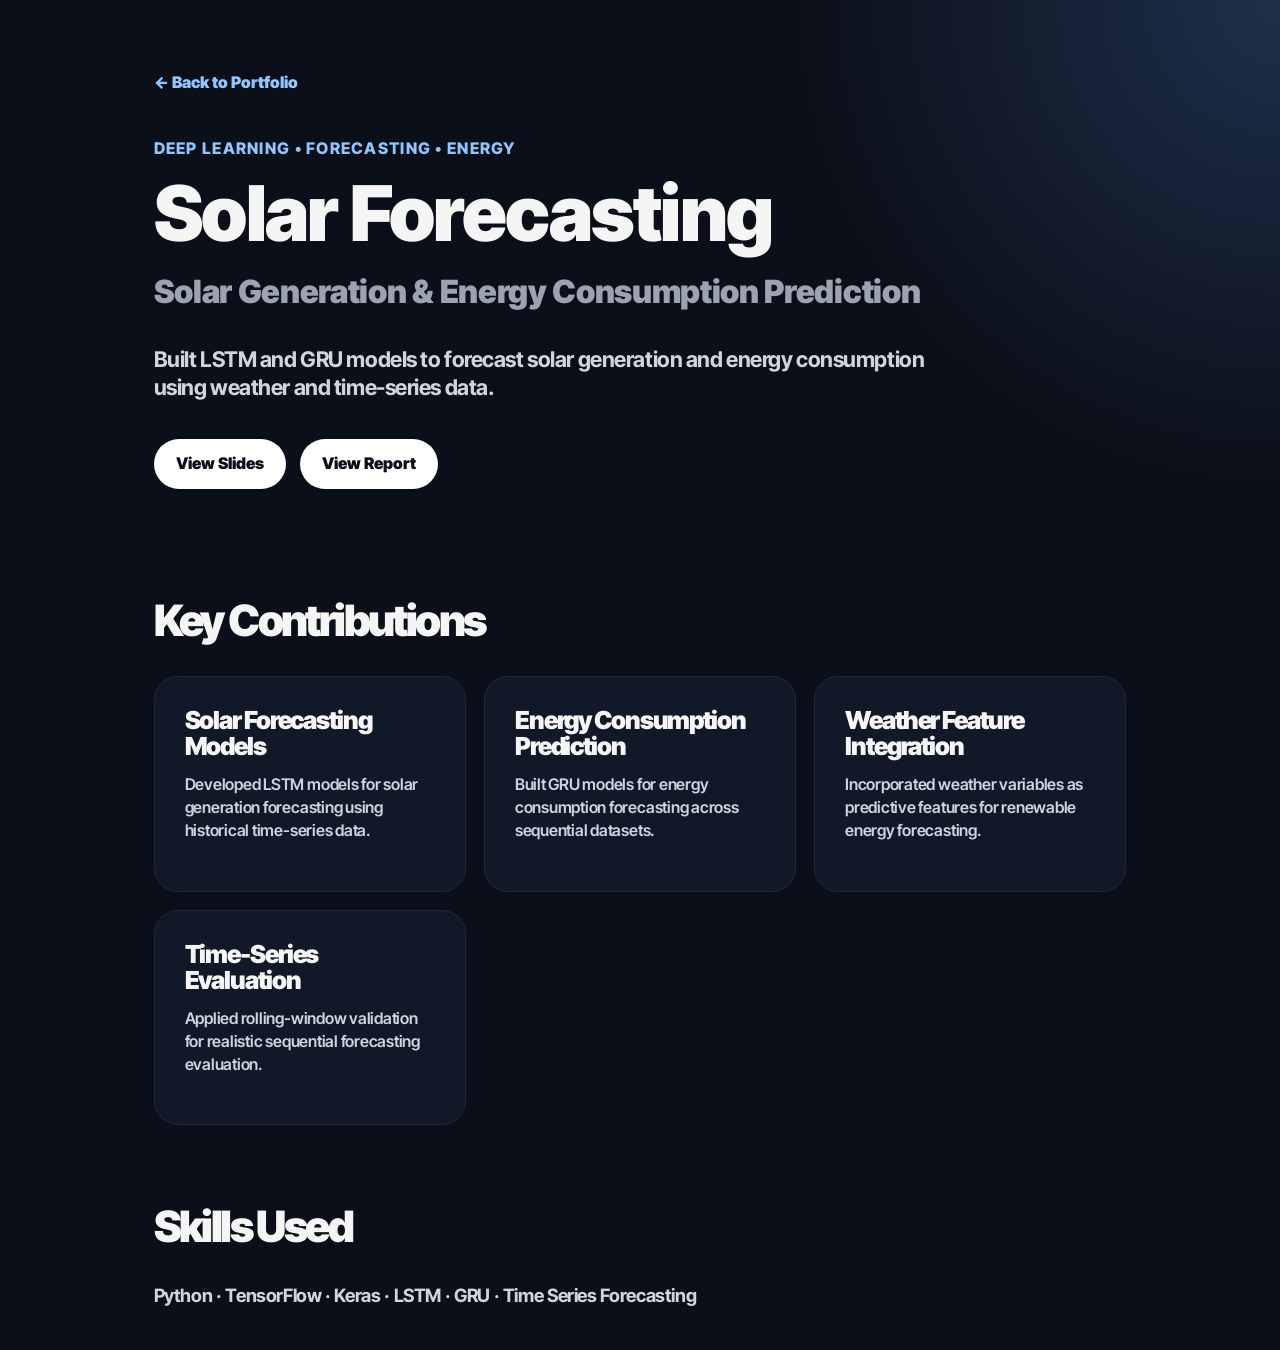
<file: projects/solar.html>
<!DOCTYPE html>
<html lang="en">
<head>
  <meta charset="UTF-8" />
  <meta name="viewport" content="width=device-width, initial-scale=1.0" />
  <title>Solar Forecasting | Ian Thomas Mathew</title>
  <link rel="preconnect" href="https://fonts.googleapis.com">
  <link rel="preconnect" href="https://fonts.gstatic.com" crossorigin>
  <link href="https://fonts.googleapis.com/css2?family=Inter+Tight:wght@500;600;700;800;900&display=swap" rel="stylesheet">
  <link rel="stylesheet" href="../style.css" />
</head>
<body>
  <header class="project-hero">
    <a class="back-link" href="../index.html">← Back to Portfolio</a>
    <p class="eyebrow">Deep Learning • Forecasting • Energy</p>
    <h1>Solar Forecasting</h1>
    <h2>Solar Generation & Energy Consumption Prediction</h2>

    <p class="hero-text">
      Built LSTM and GRU models to forecast solar generation and energy consumption using weather and time-series data.
    </p>

    <div class="buttons">
      <a href="../assets/Energy Storage System ESS.pdf" target="_blank">View Slides</a>
      <a href="../assets/Final Report.pdf" target="_blank">View Report</a>
    </div>
  </header>

  <section>

    <h2>Key Contributions</h2>

    <div class="grid">

      <div class="card">
        <h3>Solar Forecasting Models</h3>

        <p>
          Developed LSTM models for solar generation
          forecasting using historical time-series data.
        </p>
      </div>

      <div class="card">
        <h3>Energy Consumption Prediction</h3>

        <p>
          Built GRU models for energy consumption
          forecasting across sequential datasets.
        </p>
      </div>

      <div class="card">
        <h3>Weather Feature Integration</h3>

        <p>
          Incorporated weather variables as predictive
          features for renewable energy forecasting.
        </p>
      </div>

      <div class="card">
        <h3>Time-Series Evaluation</h3>

        <p>
          Applied rolling-window validation for realistic
          sequential forecasting evaluation.
        </p>
      </div>

    </div>

  </section>

  <section>
    <h2>Skills Used</h2>
    <p class="skills">Python · TensorFlow · Keras · LSTM · GRU · Time Series Forecasting</p>
  </section>
</body>
</html>
</file>
<file: style.css>
* {
  box-sizing: border-box;
  margin: 0;
  padding: 0;
}

html {
  scroll-behavior: smooth;
}

body {
  font-family: "Inter Tight", Arial, sans-serif;
  background: #0b0f19;
  color: #f5f5f5;
  line-height: 1.6;
}

.hero {
  min-height: 95vh;
  display: flex;
  flex-direction: column;
  justify-content: center;
  padding: 90px 12%;
  background:
    radial-gradient(circle at top right, rgba(96, 165, 250, 0.28), transparent 35%),
    radial-gradient(circle at bottom left, rgba(147, 197, 253, 0.12), transparent 35%),
    #0b0f19;
}

.hero-container {

  display: flex;

  align-items: center;

  justify-content: space-between;

  gap: 70px;

  width: 100%;

}

.eyebrow {
  color: #93c5fd;
  font-size: 1rem;
  font-weight: 800;
  letter-spacing: 0.08em;
  text-transform: uppercase;
  margin-bottom: 18px;
}



.hero h1 {
  font-size: 5.3rem;
  font-weight: 900;
  letter-spacing: -0.05em;
  line-height: 0.9;
  margin-bottom: 0;
}

.profile-image {

  width: 200px;

  height: 200px;

  border-radius: 50%;

  object-fit: cover;

  border: 2px solid #1f2937;

  box-shadow: 0 0 28px rgba(96, 165, 250, 0.22);

}

.hero h2 {
  color: #9ca3af;
  font-size: 2rem;
  font-weight: 900;
  letter-spacing: -0.03em;
  line-height: 1;
  margin-bottom: 28px;
}

.hero-text {
  max-width: 820px;
  color: #d1d5db;
  font-size: 1.35rem;
  font-weight: 700;
  letter-spacing: -0.02em;
  line-height: 1.3;
}

.hero-left {

  flex: 1;

  max-width: 1000px;

}



.hero-right {

  flex-shrink: 0;

}

.buttons {
  display: flex;
  gap: 14px;
  flex-wrap: wrap;
  margin-top: 38px;
}

.buttons a {
  text-decoration: none;
  background: #ffffff;
  color: #0b0f19;
  padding: 12px 22px;
  border-radius: 999px;
  font-weight: 900;
  transition: all 0.2s ease;
}

.buttons a:hover {
  background: #d1d5db;
  transform: translateY(-2px);
}

section {
  padding: 40px 12%;
}

section h2 {
  font-size: 2.7rem;
  font-weight: 900;
  letter-spacing: -0.06em;
  line-height: 1;
  margin-bottom: 34px;
}

.grid {
  display: grid;
  grid-template-columns: repeat(auto-fit, minmax(280px, 1fr));
  gap: 18px;
}

.card {
  background: #111827;
  border: 1px solid #1f2937;
  border-radius: 24px;
  padding: 30px;
  transition:
    transform 0.2s ease,
    border-color 0.2s ease,
    background 0.2s ease;
}

.card:hover {
  transform: translateY(-5px);
  border-color: #60a5fa;
  background: #121d2f;
}

.card h3 {
  font-size: 1.55rem;
  font-weight: 900;
  letter-spacing: -0.045em;
  line-height: 1.05;
  margin-bottom: 14px;
}

.card p {
  color: #cbd5e1;
  font-size: 1rem;
  font-weight: 600;
  line-height: 1.45;
  letter-spacing: -0.015em;
  margin-bottom: 18px;
}

.tags {
  margin-bottom: 20px;
}

.tags span {
  display: inline-block;
  background: #1e293b;
  color: #93c5fd;
  padding: 6px 11px;
  border-radius: 999px;
  font-size: 0.86rem;
  font-weight: 800;
  margin: 4px 4px 0 0;
}

.project-links {
  display: flex;
  gap: 10px;
  flex-wrap: wrap;
}

.project-links a {
  text-decoration: none;
  color: #ffffff;
  border: 1px solid #334155;
  padding: 8px 15px;
  border-radius: 999px;
  font-size: 0.9rem;
  font-weight: 900;
  transition: all 0.2s ease;
}

.project-links a:hover {
  border-color: #60a5fa;
  color: #93c5fd;
}

.skills {
  max-width: 900px;
  color: #d1d5db;
  font-size: 1.15rem;
  font-weight: 700;
  line-height: 1.5;
  letter-spacing: -0.02em;
}

ul {
  padding-left: 22px;
  color: #d1d5db;
  font-size: 1.08rem;
  font-weight: 700;
  line-height: 1.7;
}

footer {
  text-align: center;
  padding: 34px;
  color: #9ca3af;
  border-top: 1px solid #1f2937;
  font-weight: 700;
}

.project-hero {
  min-height: 30vh;
  display: flex;
  flex-direction: column;
  justify-content: center;
  padding: 70px 12%;
  background:
    radial-gradient(circle at top right, rgba(96, 165, 250, 0.22), transparent 35%),
    #0b0f19;
}

.project-hero h1 {
  font-size: 4.8rem;
  font-weight: 900;
  letter-spacing: -0.02em;
  line-height: 0.92;
  margin-bottom: 16px;
}

.project-hero h2 {
  color: #9ca3af;
  font-size: 2rem;
  font-weight: 900;
  letter-spacing: -0.01em;
  margin-bottom: 28px;
}

.back-link {
  color: #93c5fd;
  text-decoration: none;
  font-weight: 900;
  margin-bottom: 40px;
}

.back-link:hover {
  color: #ffffff;
}

.page-text {
  max-width: 900px;
  color: #d1d5db;
  font-size: 1.2rem;
  font-weight: 700;
  line-height: 1.5;
  letter-spacing: -0.02em;
}

@media (max-width: 700px) {
  .hero h1 {
    font-size: 3.2rem;
  }

  .profile-image {

  width: 120px;

  height: 120px;

}

  .hero-container {

  flex-direction: column-reverse;

  align-items: flex-start;

  gap: 28px;

}

  .hero h2 {
    font-size: 1.45rem;
  }

  .hero-text {
    font-size: 1.1rem;
  }

  .project-hero h1 {
    font-size: 3rem;
  }

  .project-hero h2 {
    font-size: 1.35rem;
  }

  section,
  .hero,
  .project-hero {
    padding-left: 7%;
    padding-right: 7%;
  }
}
.awards-grid {
  display: grid;
  grid-template-columns: repeat(2, 1fr);
  gap: 14px;
}

.awards-grid a {
  text-decoration: none;
  color: #f5f5f5;
  background: #111827;
  border: 1px solid #1f2937;
  border-radius: 18px;
  padding: 18px 20px;
  font-weight: 800;
  letter-spacing: -0.02em;
  transition: all 0.2s ease;
}

.awards-grid a:hover {
  border-color: #60a5fa;
  color: #93c5fd;
  transform: translateY(-3px);
}

@media (max-width: 700px) {
  .awards-grid {
    grid-template-columns: 1fr;
  }
}
</file>
